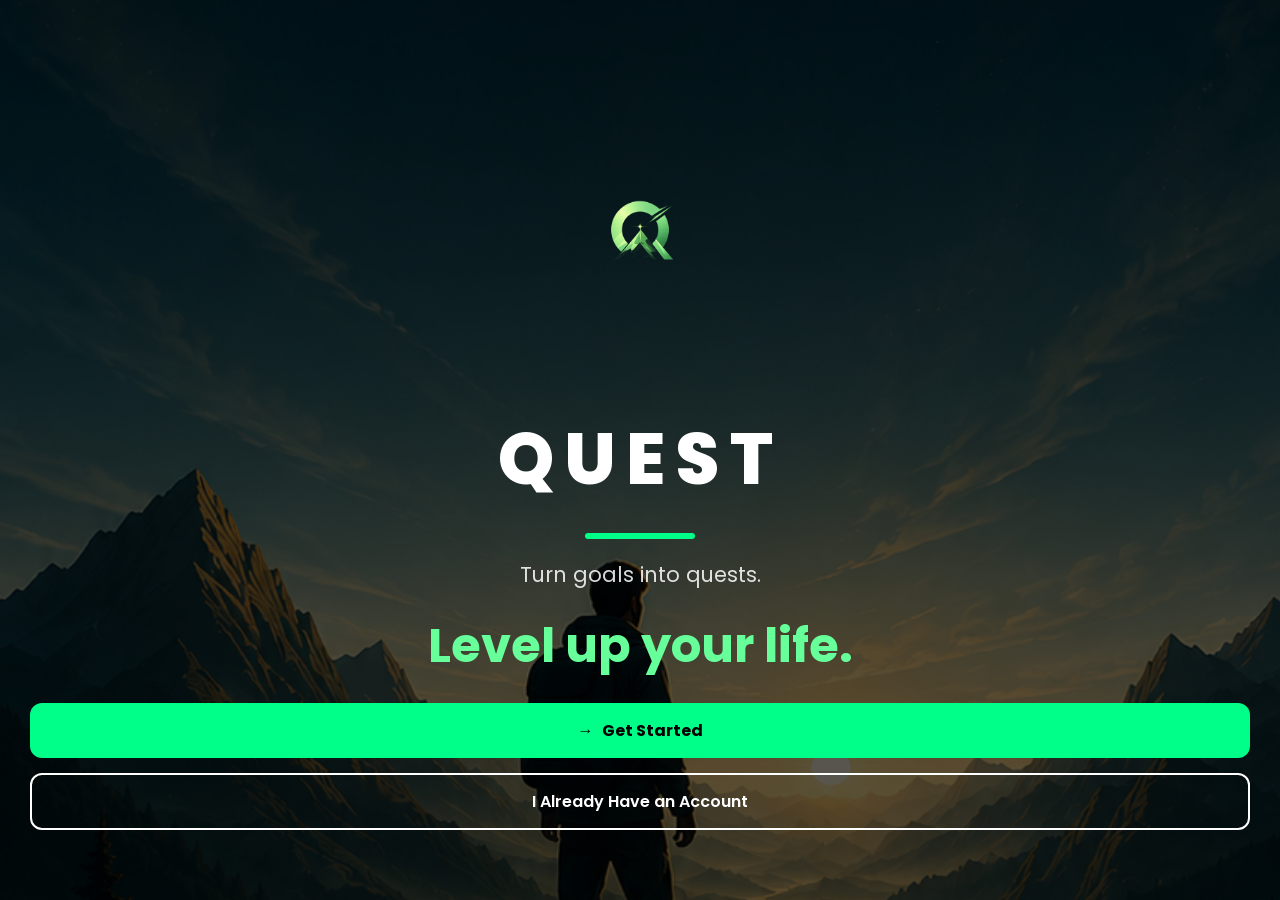
<file: index.html>
<!DOCTYPE html><html lang="en">
<head>
    <meta charset="UTF-8">
    <meta name="viewport" content="width=device-width, initial-scale=1.0">
    <title>QUEST</title><link rel="preconnect" href="https://fonts.googleapis.com">
<link rel="preconnect" href="https://fonts.gstatic.com" crossorigin>

<link href="https://fonts.googleapis.com/css2?family=Poppins:wght@300;400;500;600;700;800&display=swap" rel="stylesheet">

<link rel="stylesheet" href="style.css">

</head><body><div class="background"></div>

<div class="overlay">

    <div class="top-section">

        <div class="logo-container">
            <img
                src="logo.png"
                alt="Quest Logo"
                class="logo">
        </div>

        <h1 class="brand">
            QUEST
        </h1>

        <div class="divider"></div>

        <p class="subtitle">
            Turn goals into quests.
        </p>

        <h2 class="headline">
            Level up your life.
        </h2>

    </div>

    <div class="middle-space"></div>

    <div class="bottom-section">

        <a href="signup.html" class="btn-primary">
            <span>→</span>
            Get Started
        </a>

        <a href="login.html" class="btn-secondary">
            I Already Have an Account
        </a>

    </div>

</div>

<script src="script.js"></script>

</body>
</html>
</file>
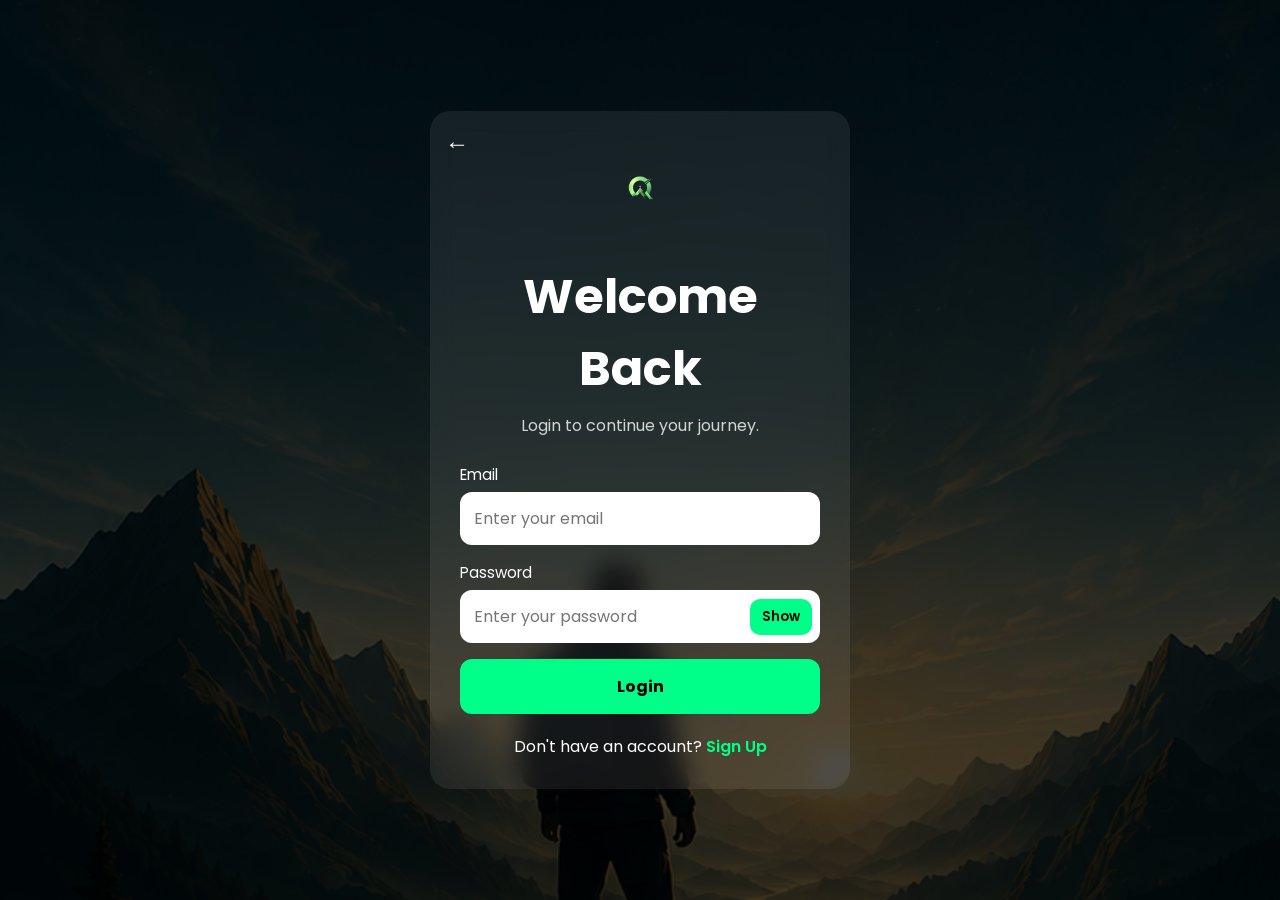
<file: login.html>
<!DOCTYPE html>
<html lang="en">
<head>
<meta charset="UTF-8">
<meta name="viewport" content="width=device-width, initial-scale=1.0">

<title>Login - Quest</title>

<link href="https://fonts.googleapis.com/css2?family=Poppins:wght@300;400;500;600;700;800&display=swap" rel="stylesheet">
<link rel="stylesheet" href="style.css">
</head>

<body>

<div class="auth-background"></div>

<div class="auth-overlay">

    <div class="auth-container">

        <!-- Back Button -->
        <button
            class="back-btn"
            onclick="window.location.href='index.html'">
            ←
        </button>

        <!-- Logo -->
        <img src="logo.png" alt="Quest Logo" class="auth-logo">

        <!-- Heading -->
        <h1 class="auth-title">
            Welcome Back
        </h1>

        <p class="auth-subtitle">
            Login to continue your journey.
        </p>

        <!-- Login Form -->
        <form id="loginForm" class="auth-form">

            <div class="input-group">

                <label>Email</label>

                <input
                    type="email"
                    id="loginEmail"
                    placeholder="Enter your email"
                    required>

            </div>

            <div class="input-group">

                <label>Password</label>

                <div class="password-wrapper">

                    <input
                        type="password"
                        id="loginPassword"
                        placeholder="Enter your password"
                        required>

                    <button
                        type="button"
                        class="toggle-password"
                        onclick="togglePassword('loginPassword', this)">
                        Show
                    </button>

                </div>

            </div>

            <button
                type="submit"
                class="auth-primary-btn">
                Login
            </button>

        </form>

        <p class="auth-footer">
            Don't have an account?
            <a href="signup.html">Sign Up</a>
        </p>

    </div>

</div>

<script src="script.js"></script>

</body>
</html>
</file>
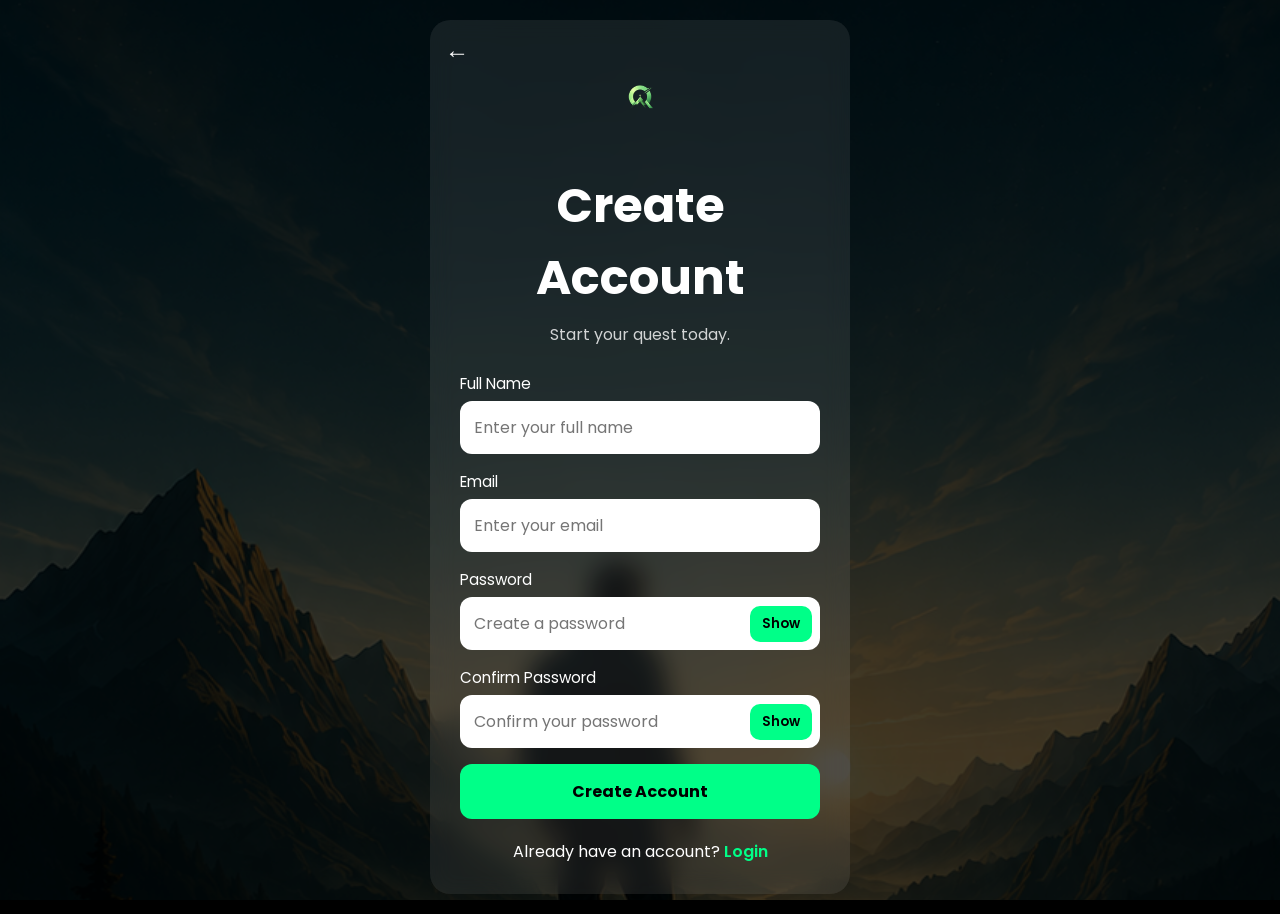
<file: signup.html>
<!DOCTYPE html>
<html lang="en">
<head>
<meta charset="UTF-8">
<meta name="viewport" content="width=device-width, initial-scale=1.0">

<title>Create Account - Quest</title>

<link href="https://fonts.googleapis.com/css2?family=Poppins:wght@300;400;500;600;700;800&display=swap" rel="stylesheet">
<link rel="stylesheet" href="style.css">

</head>
<body>

<div class="auth-background"></div>

<div class="auth-overlay">

    <div class="auth-container">

        <!-- Back Button -->
        <button
            class="back-btn"
            onclick="window.location.href='index.html'">
            ←
        </button>

        <!-- Logo -->
        <img
            src="logo.png"
            alt="Quest Logo"
            class="auth-logo">

        <!-- Heading -->
        <h1 class="auth-title">
            Create Account
        </h1>

        <p class="auth-subtitle">
            Start your quest today.
        </p>

        <!-- Signup Form -->
        <form id="signupForm" class="auth-form">

            <div class="input-group">

                <label for="signupName">Full Name</label>

                <input
                    type="text"
                    id="signupName"
                    placeholder="Enter your full name"
                    required>

            </div>

            <div class="input-group">

                <label for="signupEmail">Email</label>

                <input
                    type="email"
                    id="signupEmail"
                    placeholder="Enter your email"
                    required>

            </div>

            <div class="input-group">

                <label for="signupPassword">Password</label>

                <div class="password-wrapper">

                    <input
                        type="password"
                        id="signupPassword"
                        placeholder="Create a password"
                        required>

                    <button
                        type="button"
                        class="toggle-password"
                        onclick="togglePassword('signupPassword', this)">
                        Show
                    </button>

                </div>

            </div>

            <div class="input-group">

                <label for="confirmPassword">Confirm Password</label>

                <div class="password-wrapper">

                    <input
                        type="password"
                        id="confirmPassword"
                        placeholder="Confirm your password"
                        required>

                    <button
                        type="button"
                        class="toggle-password"
                        onclick="togglePassword('confirmPassword', this)">
                        Show
                    </button>

                </div>

            </div>

            <button
                type="submit"
                class="auth-primary-btn">
                Create Account
            </button>

        </form>

        <p class="auth-footer">
            Already have an account?
            <a href="login.html">Login</a>
        </p>

    </div>

</div>

<script src="script.js"></script>

</body>
</html>
</file>
<file: style.css>
*{
margin:0;
padding:0;
box-sizing:border-box;
font-family:'Poppins',sans-serif;
}

body{
min-height:100vh;
overflow-x:hidden;
color:white;
background:#000;
}

/* =======================
LANDING PAGE
======================= */

.background{
position:fixed;
inset:0;
background:url("hero.jpg") center center/cover no-repeat;
z-index:-2;
}

.background::after{
content:"";
position:absolute;
inset:0;
background:rgba(0,0,0,0.65);
}

.overlay{
min-height:100vh;
display:flex;
flex-direction:column;
padding:30px;
}

.top-section{
text-align:center;
margin-top:80px;
}

.logo-container{
margin-bottom:25px;
}

.logo{
width:180px;
height:auto;
display:block;
margin:0 auto;
}

.brand{
font-size:4.5rem;
font-weight:800;
letter-spacing:10px;
}

.divider{
width:110px;
height:6px;
background:#00ff88;
margin:20px auto;
border-radius:50px;
}

.subtitle{
font-size:1.3rem;
opacity:0.85;
margin-bottom:20px;
}

.headline{
font-size:3rem;
font-weight:700;
color:#66ff99;
}

.middle-space{
flex:1;
}

.bottom-section{
display:flex;
flex-direction:column;
gap:15px;
margin-bottom:40px;
}

/* =======================
BUTTONS
======================= */

.btn-primary,
.auth-primary-btn{
width:100%;
background:#00ff88;
color:#000;
border:none;
border-radius:12px;
padding:15px;
font-weight:700;
font-size:1rem;
cursor:pointer;
text-decoration:none;
display:flex;
align-items:center;
justify-content:center;
gap:8px;
}

.btn-secondary{
background:transparent;
border:2px solid white;
color:white;
border-radius:12px;
padding:14px;
font-weight:600;
cursor:pointer;
text-decoration:none;
display:flex;
align-items:center;
justify-content:center;
}

/* =======================
AUTH PAGES
======================= */

.auth-background{
position:fixed;
inset:0;
background:url("hero.jpg") center center/cover no-repeat;
z-index:-2;
}

.auth-background::after{
content:"";
position:absolute;
inset:0;
background:rgba(0,0,0,0.75);
}

.auth-overlay{
min-height:100vh;
display:flex;
justify-content:center;
align-items:center;
padding:20px;
}

.auth-container{
width:100%;
max-width:420px;
background:rgba(255,255,255,0.08);
backdrop-filter:blur(12px);
border-radius:20px;
padding:30px;
position:relative;
overflow:hidden;
}

.auth-logo{
width:70px;
display:block;
margin:0 auto 15px;
}

.auth-title{
text-align:center;
font-size:3rem;
margin-bottom:8px;
}

.auth-subtitle{
text-align:center;
opacity:0.8;
margin-bottom:25px;
}

.auth-form{
display:flex;
flex-direction:column;
gap:16px;
}

.input-group{
width:100%;
display:flex;
flex-direction:column;
}

.input-group label{
margin-bottom:6px;
font-size:0.95rem;
}

.input-group input{
width:100%;
padding:14px;
border:none;
border-radius:12px;
outline:none;
font-size:1rem;
}

/* Password */

.password-wrapper{
position:relative;
width:100%;
}

.password-wrapper input{
width:100%;
padding-right:85px;
}

.toggle-password{
position:absolute;
right:8px;
top:50%;
transform:translateY(-50%);
border:none;
border-radius:10px;
padding:8px 12px;
cursor:pointer;
background:#00ff88;
color:#000;
font-weight:600;
}

.auth-footer{
margin-top:20px;
text-align:center;
font-size:1rem;
}

.auth-footer a{
color:#00ff88;
text-decoration:none;
font-weight:600;
}

.back-btn{
position:absolute;
top:15px;
left:15px;
background:none;
border:none;
color:white;
font-size:24px;
cursor:pointer;
}

/* =======================
MOBILE
======================= */

@media(max-width:768px){

.auth-container{
width:95%;
padding:25px;
}

.auth-title{
font-size:2.7rem;
}

.brand{
font-size:3rem;
letter-spacing:5px;
}

.headline{
font-size:2rem;
}

}

@media(max-width:480px){

.auth-container{
width:100%;
padding:20px;
border-radius:16px;
}

.auth-title{
font-size:2.3rem;
}

.auth-subtitle{
font-size:0.95rem;
}

.brand{
font-size:2.2rem;
letter-spacing:3px;
}

.headline{
font-size:1.5rem;
}

.logo{
width:140px;
}

.toggle-password{
padding:7px 10px;
font-size:0.85rem;
}

    }
</file>
